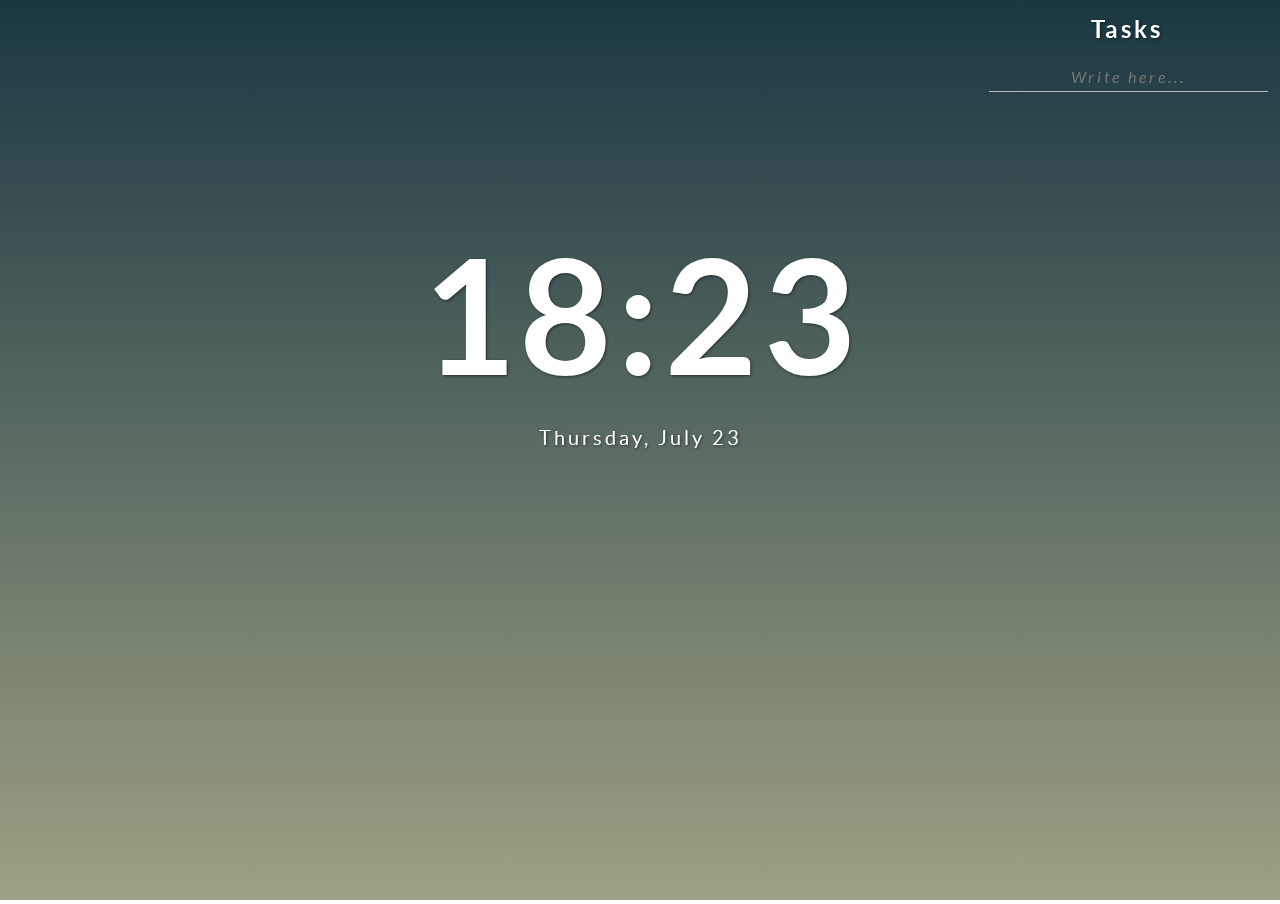
<file: app/index.html>
<!DOCTYPE html>
<html lang="en">
<head>
  <title>simple-chrome-new-tab by @durancristhian</title>
  <meta charset="UTF-8">
  <link rel="stylesheet" href="css/normalize.css">
  <link rel="stylesheet" href="css/grids-responsive-min.css">
  <link rel="stylesheet" href="css/icons.css">
  <link rel="stylesheet" href="css/lato.css">
  <link rel="stylesheet" href="css/animate.css">
  <link rel="stylesheet" href="css/styles.css">
</head>
<body>
  <div class="wrapper">
    <canvas id="canvasElement"></canvas>
      <div class="main-card">
        <p>
          <span id="clock" class="animated fadeInDown"></span>
        </p>
        <p>
          <span id="date" class="animated fadeInDown"></span>
        </p>
      </div>
    </div>
    <div class="todo-list">
      <p class="header">Tasks</p>
      <div class="input">
        <input id="input" type="text" placeholder="Write here...">
      </div>
      <div id="items-list" class="items"></div>
    </div>
  </div>
  <script type="text/javascript" src="js/jquery-2.1.1.min.js"></script>
  <script type="text/javascript" src="js/canvas.js"></script>
  <script type="text/javascript" src="js/app.js"></script>
</body>
</html>
</file>
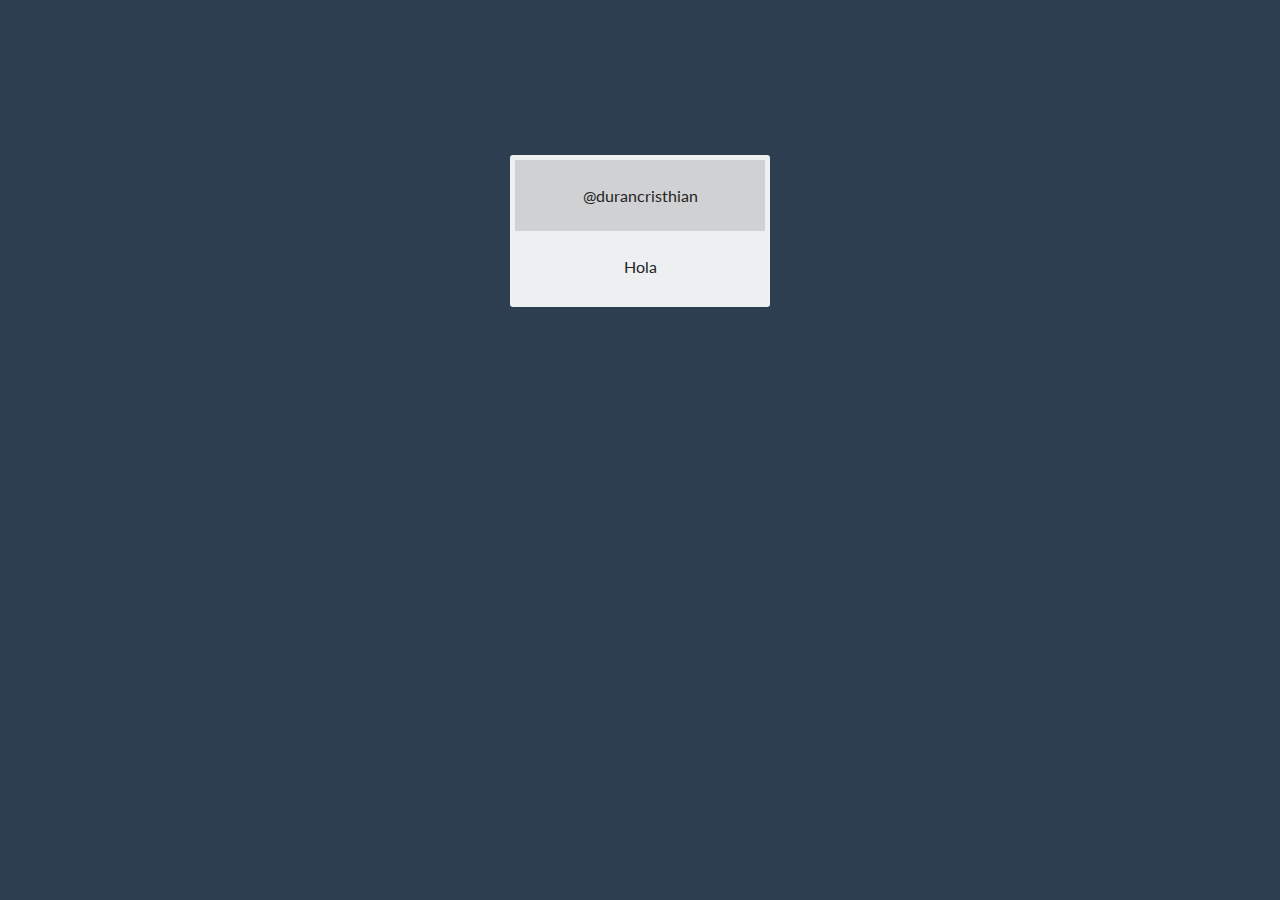
<file: newTab.html>
<!DOCTYPE html>
<html lang="en">
<head>
	<meta charset="UTF-8">
	<title>New Tab- Chrome Extension</title>
	<link rel="stylesheet" href="grids-responsive-min.css">
	<link href='http://fonts.googleapis.com/css?family=Lato:400,700,400italic,700italic' rel='stylesheet' type='text/css'>
	<style>
		body {
			background: #2c3e50;
			bottom: 0;
			color: #242424;
			left: 0;
			margin: 5px;
			position: fixed;
			right: 0;
			text-align: center;
			top: 0;
		}
		#main {
			margin-top: 150px;
			width: 250px;
		}
		.card {
			background: #ecf0f1;
			border-radius: 3px;
			display: inline-block;
			padding: 5px;
		}
		.card .card-content {
			padding: 10px;
		}
		.card .card-header {
			background: #D0D1D3;
			padding: 10px;
		}
		.pure-g [class *= "pure-u"] {
			font-family: 'Lato', sans-serif;
			overflow: hidden;
		}
	</style>
</head>
<body>
	<div class="pure-g">
		<div class="pure-u-1">
			<div id="main" class="card">
				<div class="card-header">
					<p class="header">@durancristhian</p>
				</div>
				<div class="card-content">
					<p>Hola</p>
				</div>
			</div>
		</div>
	</div>
</body>
</html>
</file>
<file: app/css/grids-responsive-min.css>
/*!
Pure v0.5.0
Copyright 2014 Yahoo! Inc. All rights reserved.
Licensed under the BSD License.
https://github.com/yui/pure/blob/master/LICENSE.md
*/
@media screen and (min-width:35.5em){.pure-u-sm-1,.pure-u-sm-1-1,.pure-u-sm-1-2,.pure-u-sm-1-3,.pure-u-sm-2-3,.pure-u-sm-1-4,.pure-u-sm-3-4,.pure-u-sm-1-5,.pure-u-sm-2-5,.pure-u-sm-3-5,.pure-u-sm-4-5,.pure-u-sm-5-5,.pure-u-sm-1-6,.pure-u-sm-5-6,.pure-u-sm-1-8,.pure-u-sm-3-8,.pure-u-sm-5-8,.pure-u-sm-7-8,.pure-u-sm-1-12,.pure-u-sm-5-12,.pure-u-sm-7-12,.pure-u-sm-11-12,.pure-u-sm-1-24,.pure-u-sm-2-24,.pure-u-sm-3-24,.pure-u-sm-4-24,.pure-u-sm-5-24,.pure-u-sm-6-24,.pure-u-sm-7-24,.pure-u-sm-8-24,.pure-u-sm-9-24,.pure-u-sm-10-24,.pure-u-sm-11-24,.pure-u-sm-12-24,.pure-u-sm-13-24,.pure-u-sm-14-24,.pure-u-sm-15-24,.pure-u-sm-16-24,.pure-u-sm-17-24,.pure-u-sm-18-24,.pure-u-sm-19-24,.pure-u-sm-20-24,.pure-u-sm-21-24,.pure-u-sm-22-24,.pure-u-sm-23-24,.pure-u-sm-24-24{display:inline-block;*display:inline;zoom:1;letter-spacing:normal;word-spacing:normal;vertical-align:top;text-rendering:auto}.pure-u-sm-1-24{width:4.1667%;*width:4.1357%}.pure-u-sm-1-12,.pure-u-sm-2-24{width:8.3333%;*width:8.3023%}.pure-u-sm-1-8,.pure-u-sm-3-24{width:12.5%;*width:12.469%}.pure-u-sm-1-6,.pure-u-sm-4-24{width:16.6667%;*width:16.6357%}.pure-u-sm-1-5{width:20%;*width:19.969%}.pure-u-sm-5-24{width:20.8333%;*width:20.8023%}.pure-u-sm-1-4,.pure-u-sm-6-24{width:25%;*width:24.969%}.pure-u-sm-7-24{width:29.1667%;*width:29.1357%}.pure-u-sm-1-3,.pure-u-sm-8-24{width:33.3333%;*width:33.3023%}.pure-u-sm-3-8,.pure-u-sm-9-24{width:37.5%;*width:37.469%}.pure-u-sm-2-5{width:40%;*width:39.969%}.pure-u-sm-5-12,.pure-u-sm-10-24{width:41.6667%;*width:41.6357%}.pure-u-sm-11-24{width:45.8333%;*width:45.8023%}.pure-u-sm-1-2,.pure-u-sm-12-24{width:50%;*width:49.969%}.pure-u-sm-13-24{width:54.1667%;*width:54.1357%}.pure-u-sm-7-12,.pure-u-sm-14-24{width:58.3333%;*width:58.3023%}.pure-u-sm-3-5{width:60%;*width:59.969%}.pure-u-sm-5-8,.pure-u-sm-15-24{width:62.5%;*width:62.469%}.pure-u-sm-2-3,.pure-u-sm-16-24{width:66.6667%;*width:66.6357%}.pure-u-sm-17-24{width:70.8333%;*width:70.8023%}.pure-u-sm-3-4,.pure-u-sm-18-24{width:75%;*width:74.969%}.pure-u-sm-19-24{width:79.1667%;*width:79.1357%}.pure-u-sm-4-5{width:80%;*width:79.969%}.pure-u-sm-5-6,.pure-u-sm-20-24{width:83.3333%;*width:83.3023%}.pure-u-sm-7-8,.pure-u-sm-21-24{width:87.5%;*width:87.469%}.pure-u-sm-11-12,.pure-u-sm-22-24{width:91.6667%;*width:91.6357%}.pure-u-sm-23-24{width:95.8333%;*width:95.8023%}.pure-u-sm-1,.pure-u-sm-1-1,.pure-u-sm-5-5,.pure-u-sm-24-24{width:100%}}@media screen and (min-width:48em){.pure-u-md-1,.pure-u-md-1-1,.pure-u-md-1-2,.pure-u-md-1-3,.pure-u-md-2-3,.pure-u-md-1-4,.pure-u-md-3-4,.pure-u-md-1-5,.pure-u-md-2-5,.pure-u-md-3-5,.pure-u-md-4-5,.pure-u-md-5-5,.pure-u-md-1-6,.pure-u-md-5-6,.pure-u-md-1-8,.pure-u-md-3-8,.pure-u-md-5-8,.pure-u-md-7-8,.pure-u-md-1-12,.pure-u-md-5-12,.pure-u-md-7-12,.pure-u-md-11-12,.pure-u-md-1-24,.pure-u-md-2-24,.pure-u-md-3-24,.pure-u-md-4-24,.pure-u-md-5-24,.pure-u-md-6-24,.pure-u-md-7-24,.pure-u-md-8-24,.pure-u-md-9-24,.pure-u-md-10-24,.pure-u-md-11-24,.pure-u-md-12-24,.pure-u-md-13-24,.pure-u-md-14-24,.pure-u-md-15-24,.pure-u-md-16-24,.pure-u-md-17-24,.pure-u-md-18-24,.pure-u-md-19-24,.pure-u-md-20-24,.pure-u-md-21-24,.pure-u-md-22-24,.pure-u-md-23-24,.pure-u-md-24-24{display:inline-block;*display:inline;zoom:1;letter-spacing:normal;word-spacing:normal;vertical-align:top;text-rendering:auto}.pure-u-md-1-24{width:4.1667%;*width:4.1357%}.pure-u-md-1-12,.pure-u-md-2-24{width:8.3333%;*width:8.3023%}.pure-u-md-1-8,.pure-u-md-3-24{width:12.5%;*width:12.469%}.pure-u-md-1-6,.pure-u-md-4-24{width:16.6667%;*width:16.6357%}.pure-u-md-1-5{width:20%;*width:19.969%}.pure-u-md-5-24{width:20.8333%;*width:20.8023%}.pure-u-md-1-4,.pure-u-md-6-24{width:25%;*width:24.969%}.pure-u-md-7-24{width:29.1667%;*width:29.1357%}.pure-u-md-1-3,.pure-u-md-8-24{width:33.3333%;*width:33.3023%}.pure-u-md-3-8,.pure-u-md-9-24{width:37.5%;*width:37.469%}.pure-u-md-2-5{width:40%;*width:39.969%}.pure-u-md-5-12,.pure-u-md-10-24{width:41.6667%;*width:41.6357%}.pure-u-md-11-24{width:45.8333%;*width:45.8023%}.pure-u-md-1-2,.pure-u-md-12-24{width:50%;*width:49.969%}.pure-u-md-13-24{width:54.1667%;*width:54.1357%}.pure-u-md-7-12,.pure-u-md-14-24{width:58.3333%;*width:58.3023%}.pure-u-md-3-5{width:60%;*width:59.969%}.pure-u-md-5-8,.pure-u-md-15-24{width:62.5%;*width:62.469%}.pure-u-md-2-3,.pure-u-md-16-24{width:66.6667%;*width:66.6357%}.pure-u-md-17-24{width:70.8333%;*width:70.8023%}.pure-u-md-3-4,.pure-u-md-18-24{width:75%;*width:74.969%}.pure-u-md-19-24{width:79.1667%;*width:79.1357%}.pure-u-md-4-5{width:80%;*width:79.969%}.pure-u-md-5-6,.pure-u-md-20-24{width:83.3333%;*width:83.3023%}.pure-u-md-7-8,.pure-u-md-21-24{width:87.5%;*width:87.469%}.pure-u-md-11-12,.pure-u-md-22-24{width:91.6667%;*width:91.6357%}.pure-u-md-23-24{width:95.8333%;*width:95.8023%}.pure-u-md-1,.pure-u-md-1-1,.pure-u-md-5-5,.pure-u-md-24-24{width:100%}}@media screen and (min-width:64em){.pure-u-lg-1,.pure-u-lg-1-1,.pure-u-lg-1-2,.pure-u-lg-1-3,.pure-u-lg-2-3,.pure-u-lg-1-4,.pure-u-lg-3-4,.pure-u-lg-1-5,.pure-u-lg-2-5,.pure-u-lg-3-5,.pure-u-lg-4-5,.pure-u-lg-5-5,.pure-u-lg-1-6,.pure-u-lg-5-6,.pure-u-lg-1-8,.pure-u-lg-3-8,.pure-u-lg-5-8,.pure-u-lg-7-8,.pure-u-lg-1-12,.pure-u-lg-5-12,.pure-u-lg-7-12,.pure-u-lg-11-12,.pure-u-lg-1-24,.pure-u-lg-2-24,.pure-u-lg-3-24,.pure-u-lg-4-24,.pure-u-lg-5-24,.pure-u-lg-6-24,.pure-u-lg-7-24,.pure-u-lg-8-24,.pure-u-lg-9-24,.pure-u-lg-10-24,.pure-u-lg-11-24,.pure-u-lg-12-24,.pure-u-lg-13-24,.pure-u-lg-14-24,.pure-u-lg-15-24,.pure-u-lg-16-24,.pure-u-lg-17-24,.pure-u-lg-18-24,.pure-u-lg-19-24,.pure-u-lg-20-24,.pure-u-lg-21-24,.pure-u-lg-22-24,.pure-u-lg-23-24,.pure-u-lg-24-24{display:inline-block;*display:inline;zoom:1;letter-spacing:normal;word-spacing:normal;vertical-align:top;text-rendering:auto}.pure-u-lg-1-24{width:4.1667%;*width:4.1357%}.pure-u-lg-1-12,.pure-u-lg-2-24{width:8.3333%;*width:8.3023%}.pure-u-lg-1-8,.pure-u-lg-3-24{width:12.5%;*width:12.469%}.pure-u-lg-1-6,.pure-u-lg-4-24{width:16.6667%;*width:16.6357%}.pure-u-lg-1-5{width:20%;*width:19.969%}.pure-u-lg-5-24{width:20.8333%;*width:20.8023%}.pure-u-lg-1-4,.pure-u-lg-6-24{width:25%;*width:24.969%}.pure-u-lg-7-24{width:29.1667%;*width:29.1357%}.pure-u-lg-1-3,.pure-u-lg-8-24{width:33.3333%;*width:33.3023%}.pure-u-lg-3-8,.pure-u-lg-9-24{width:37.5%;*width:37.469%}.pure-u-lg-2-5{width:40%;*width:39.969%}.pure-u-lg-5-12,.pure-u-lg-10-24{width:41.6667%;*width:41.6357%}.pure-u-lg-11-24{width:45.8333%;*width:45.8023%}.pure-u-lg-1-2,.pure-u-lg-12-24{width:50%;*width:49.969%}.pure-u-lg-13-24{width:54.1667%;*width:54.1357%}.pure-u-lg-7-12,.pure-u-lg-14-24{width:58.3333%;*width:58.3023%}.pure-u-lg-3-5{width:60%;*width:59.969%}.pure-u-lg-5-8,.pure-u-lg-15-24{width:62.5%;*width:62.469%}.pure-u-lg-2-3,.pure-u-lg-16-24{width:66.6667%;*width:66.6357%}.pure-u-lg-17-24{width:70.8333%;*width:70.8023%}.pure-u-lg-3-4,.pure-u-lg-18-24{width:75%;*width:74.969%}.pure-u-lg-19-24{width:79.1667%;*width:79.1357%}.pure-u-lg-4-5{width:80%;*width:79.969%}.pure-u-lg-5-6,.pure-u-lg-20-24{width:83.3333%;*width:83.3023%}.pure-u-lg-7-8,.pure-u-lg-21-24{width:87.5%;*width:87.469%}.pure-u-lg-11-12,.pure-u-lg-22-24{width:91.6667%;*width:91.6357%}.pure-u-lg-23-24{width:95.8333%;*width:95.8023%}.pure-u-lg-1,.pure-u-lg-1-1,.pure-u-lg-5-5,.pure-u-lg-24-24{width:100%}}@media screen and (min-width:80em){.pure-u-xl-1,.pure-u-xl-1-1,.pure-u-xl-1-2,.pure-u-xl-1-3,.pure-u-xl-2-3,.pure-u-xl-1-4,.pure-u-xl-3-4,.pure-u-xl-1-5,.pure-u-xl-2-5,.pure-u-xl-3-5,.pure-u-xl-4-5,.pure-u-xl-5-5,.pure-u-xl-1-6,.pure-u-xl-5-6,.pure-u-xl-1-8,.pure-u-xl-3-8,.pure-u-xl-5-8,.pure-u-xl-7-8,.pure-u-xl-1-12,.pure-u-xl-5-12,.pure-u-xl-7-12,.pure-u-xl-11-12,.pure-u-xl-1-24,.pure-u-xl-2-24,.pure-u-xl-3-24,.pure-u-xl-4-24,.pure-u-xl-5-24,.pure-u-xl-6-24,.pure-u-xl-7-24,.pure-u-xl-8-24,.pure-u-xl-9-24,.pure-u-xl-10-24,.pure-u-xl-11-24,.pure-u-xl-12-24,.pure-u-xl-13-24,.pure-u-xl-14-24,.pure-u-xl-15-24,.pure-u-xl-16-24,.pure-u-xl-17-24,.pure-u-xl-18-24,.pure-u-xl-19-24,.pure-u-xl-20-24,.pure-u-xl-21-24,.pure-u-xl-22-24,.pure-u-xl-23-24,.pure-u-xl-24-24{display:inline-block;*display:inline;zoom:1;letter-spacing:normal;word-spacing:normal;vertical-align:top;text-rendering:auto}.pure-u-xl-1-24{width:4.1667%;*width:4.1357%}.pure-u-xl-1-12,.pure-u-xl-2-24{width:8.3333%;*width:8.3023%}.pure-u-xl-1-8,.pure-u-xl-3-24{width:12.5%;*width:12.469%}.pure-u-xl-1-6,.pure-u-xl-4-24{width:16.6667%;*width:16.6357%}.pure-u-xl-1-5{width:20%;*width:19.969%}.pure-u-xl-5-24{width:20.8333%;*width:20.8023%}.pure-u-xl-1-4,.pure-u-xl-6-24{width:25%;*width:24.969%}.pure-u-xl-7-24{width:29.1667%;*width:29.1357%}.pure-u-xl-1-3,.pure-u-xl-8-24{width:33.3333%;*width:33.3023%}.pure-u-xl-3-8,.pure-u-xl-9-24{width:37.5%;*width:37.469%}.pure-u-xl-2-5{width:40%;*width:39.969%}.pure-u-xl-5-12,.pure-u-xl-10-24{width:41.6667%;*width:41.6357%}.pure-u-xl-11-24{width:45.8333%;*width:45.8023%}.pure-u-xl-1-2,.pure-u-xl-12-24{width:50%;*width:49.969%}.pure-u-xl-13-24{width:54.1667%;*width:54.1357%}.pure-u-xl-7-12,.pure-u-xl-14-24{width:58.3333%;*width:58.3023%}.pure-u-xl-3-5{width:60%;*width:59.969%}.pure-u-xl-5-8,.pure-u-xl-15-24{width:62.5%;*width:62.469%}.pure-u-xl-2-3,.pure-u-xl-16-24{width:66.6667%;*width:66.6357%}.pure-u-xl-17-24{width:70.8333%;*width:70.8023%}.pure-u-xl-3-4,.pure-u-xl-18-24{width:75%;*width:74.969%}.pure-u-xl-19-24{width:79.1667%;*width:79.1357%}.pure-u-xl-4-5{width:80%;*width:79.969%}.pure-u-xl-5-6,.pure-u-xl-20-24{width:83.3333%;*width:83.3023%}.pure-u-xl-7-8,.pure-u-xl-21-24{width:87.5%;*width:87.469%}.pure-u-xl-11-12,.pure-u-xl-22-24{width:91.6667%;*width:91.6357%}.pure-u-xl-23-24{width:95.8333%;*width:95.8023%}.pure-u-xl-1,.pure-u-xl-1-1,.pure-u-xl-5-5,.pure-u-xl-24-24{width:100%}}
</file>
<file: app/css/icons.css>
@font-face {
	font-family: 'icons';
	src:url('../fonts/icons/icons.eot?-vcp60');
	src:url('../fonts/icons/icons.eot?#iefix-vcp60') format('embedded-opentype'),
		url('../fonts/icons/icons.woff?-vcp60') format('woff'),
		url('../fonts/icons/icons.ttf?-vcp60') format('truetype'),
		url('../fonts/icons/icons.svg?-vcp60#icons') format('svg');
	font-weight: normal;
	font-style: normal;
}

[class^="icon-"], [class*=" icon-"] {
	font-family: 'icons';
	speak: none;
	font-style: normal;
	font-weight: normal;
	font-variant: normal;
	text-transform: none;
	line-height: 1;

	/* Better Font Rendering =========== */
	-webkit-font-smoothing: antialiased;
	-moz-osx-font-smoothing: grayscale;
}

.icon-close:before {
	content: "\e6fd";
}
.icon-checkbox-checked:before {
	content: "\e738";
}
.icon-checkbox-unchecked:before {
	content: "\e739";
}
</file>
<file: app/css/lato.css>
@font-face {
    font-family: 'lato';
    src: url('../fonts/lato/lato-reg-webfont.eot');
    src: url('../fonts/lato/lato-reg-webfont.eot?#iefix') format('embedded-opentype'),
         url('../fonts/lato/lato-reg-webfont.woff') format('woff'),
         url('../fonts/lato/lato-reg-webfont.ttf') format('truetype'),
         url('../fonts/lato/lato-reg-webfont.svg#latoregular') format('svg');
    font-weight: normal;
    font-style: normal;
}

@font-face {
    font-family: 'lato_italic';
    src: url('../fonts/lato/lato-regita-webfont.eot');
    src: url('../fonts/lato/lato-regita-webfont.eot?#iefix') format('embedded-opentype'),
         url('../fonts/lato/lato-regita-webfont.woff') format('woff'),
         url('../fonts/lato/lato-regita-webfont.ttf') format('truetype'),
         url('../fonts/lato/lato-regita-webfont.svg#latoitalic') format('svg');
    font-weight: normal;
    font-style: normal;
}

@font-face {
    font-family: 'lato_bold';
    src: url('../fonts/lato/lato-bol-webfont.eot');
    src: url('../fonts/lato/lato-bol-webfont.eot?#iefix') format('embedded-opentype'),
         url('../fonts/lato/lato-bol-webfont.woff') format('woff'),
         url('../fonts/lato/lato-bol-webfont.ttf') format('truetype'),
         url('../fonts/lato/lato-bol-webfont.svg#latobold') format('svg');
    font-weight: normal;
    font-style: normal;
}

@font-face {
    font-family: 'lato_bold_italic';
    src: url('../fonts/lato/lato-bolita-webfont.eot');
    src: url('../fonts/lato/lato-bolita-webfont.eot?#iefix') format('embedded-opentype'),
         url('../fonts/lato/lato-bolita-webfont.woff') format('woff'),
         url('../fonts/lato/lato-bolita-webfont.ttf') format('truetype'),
         url('../fonts/lato/lato-bolita-webfont.svg#latobold_italic') format('svg');
    font-weight: normal;
    font-style: normal;
}
</file>
<file: app/css/styles.css>
body, html {
  color: #fff;
  font-family: 'lato', sans-serif;
  font-size: 20px;
  height: 100%;
  letter-spacing: 3px;
  margin: 0;
  min-height: 550px;
  min-width: 1024px;
  overflow: hidden;
  text-align: center;
  text-shadow: 1px 1px 3px rgba(0, 0, 0, .5);
  width: 100%;
}

p {
  margin-top: 0;
}

#clock {
  font-size: 8em;
  font-family: 'lato_bold', sans-serif;
  letter-spacing: 5px;
}

.header {
  font-size: 1.5em;
  font-family: 'lato_bold', sans-serif;
}

.italic {
  font-family: 'lato_italic', sans-serif;
}

.main-card {
  left: 0;
  position: absolute;
  right: 0;
  top: 25%;
}

.pure-g [class *= "pure-u"] {
  font-family: 'lato', sans-serif;
  letter-spacing: 3px;
}

.right {
  text-align: right;
}

.todo-list {
  bottom: 1em;
  display: none;
  font-size: 16px;
  position: absolute;
  right: 1em;
  top: 1em;
  width: 275px;
}

.todo-list .input input {
  background: none;
  border: none;
  border-bottom: 1px solid #bbb;
  font-family: 'lato_italic', sans-serif;
  letter-spacing: 3px;
  margin-bottom: 1em;
  outline: none;
  padding-bottom: .25em;
  text-align: center;
  width: 100%;
}

.todo-list .items {
  font-size: 0;
  text-align: left;
}

.todo-list .items .item.clicked .task {
  text-decoration: line-through;
}

.todo-list .items .cell {
  font-size: 16px;
  font-family: 'lato_italic', sans-serif;
  padding: .5em 0;
}

.todo-list .items .cell:hover {
  cursor: pointer;
}

.todo-list .items .cell:hover {
  cursor: pointer;
  display: inline-block;
}

.todo-list .items .cell p {
  letter-spacing: 3px;
  margin: 0;
  word-break: break-all;
}

.todo-list .items .cell .icon {
  display: inline-block;
  margin-top: 3px;
}

.todo-list .items .cell .icon.hidden {
  display: none;
}

.wrapper {
  background: -webkit-gradient(linear, left top, left bottom, color-stop(0%,#1a3742), color-stop(100%,#9ea183));
  background: -webkit-linear-gradient(top, #1a3742 0%,#9ea183 100%);
  background: linear-gradient(to bottom, #1a3742 0%,#9ea183 100%);
  height: 100%;
  width: 100%;
}
</file>
<file: grids-responsive-min.css>
/*!
Pure v0.5.0
Copyright 2014 Yahoo! Inc. All rights reserved.
Licensed under the BSD License.
https://github.com/yui/pure/blob/master/LICENSE.md
*/
@media screen and (min-width:35.5em){.pure-u-sm-1,.pure-u-sm-1-1,.pure-u-sm-1-2,.pure-u-sm-1-3,.pure-u-sm-2-3,.pure-u-sm-1-4,.pure-u-sm-3-4,.pure-u-sm-1-5,.pure-u-sm-2-5,.pure-u-sm-3-5,.pure-u-sm-4-5,.pure-u-sm-5-5,.pure-u-sm-1-6,.pure-u-sm-5-6,.pure-u-sm-1-8,.pure-u-sm-3-8,.pure-u-sm-5-8,.pure-u-sm-7-8,.pure-u-sm-1-12,.pure-u-sm-5-12,.pure-u-sm-7-12,.pure-u-sm-11-12,.pure-u-sm-1-24,.pure-u-sm-2-24,.pure-u-sm-3-24,.pure-u-sm-4-24,.pure-u-sm-5-24,.pure-u-sm-6-24,.pure-u-sm-7-24,.pure-u-sm-8-24,.pure-u-sm-9-24,.pure-u-sm-10-24,.pure-u-sm-11-24,.pure-u-sm-12-24,.pure-u-sm-13-24,.pure-u-sm-14-24,.pure-u-sm-15-24,.pure-u-sm-16-24,.pure-u-sm-17-24,.pure-u-sm-18-24,.pure-u-sm-19-24,.pure-u-sm-20-24,.pure-u-sm-21-24,.pure-u-sm-22-24,.pure-u-sm-23-24,.pure-u-sm-24-24{display:inline-block;*display:inline;zoom:1;letter-spacing:normal;word-spacing:normal;vertical-align:top;text-rendering:auto}.pure-u-sm-1-24{width:4.1667%;*width:4.1357%}.pure-u-sm-1-12,.pure-u-sm-2-24{width:8.3333%;*width:8.3023%}.pure-u-sm-1-8,.pure-u-sm-3-24{width:12.5%;*width:12.469%}.pure-u-sm-1-6,.pure-u-sm-4-24{width:16.6667%;*width:16.6357%}.pure-u-sm-1-5{width:20%;*width:19.969%}.pure-u-sm-5-24{width:20.8333%;*width:20.8023%}.pure-u-sm-1-4,.pure-u-sm-6-24{width:25%;*width:24.969%}.pure-u-sm-7-24{width:29.1667%;*width:29.1357%}.pure-u-sm-1-3,.pure-u-sm-8-24{width:33.3333%;*width:33.3023%}.pure-u-sm-3-8,.pure-u-sm-9-24{width:37.5%;*width:37.469%}.pure-u-sm-2-5{width:40%;*width:39.969%}.pure-u-sm-5-12,.pure-u-sm-10-24{width:41.6667%;*width:41.6357%}.pure-u-sm-11-24{width:45.8333%;*width:45.8023%}.pure-u-sm-1-2,.pure-u-sm-12-24{width:50%;*width:49.969%}.pure-u-sm-13-24{width:54.1667%;*width:54.1357%}.pure-u-sm-7-12,.pure-u-sm-14-24{width:58.3333%;*width:58.3023%}.pure-u-sm-3-5{width:60%;*width:59.969%}.pure-u-sm-5-8,.pure-u-sm-15-24{width:62.5%;*width:62.469%}.pure-u-sm-2-3,.pure-u-sm-16-24{width:66.6667%;*width:66.6357%}.pure-u-sm-17-24{width:70.8333%;*width:70.8023%}.pure-u-sm-3-4,.pure-u-sm-18-24{width:75%;*width:74.969%}.pure-u-sm-19-24{width:79.1667%;*width:79.1357%}.pure-u-sm-4-5{width:80%;*width:79.969%}.pure-u-sm-5-6,.pure-u-sm-20-24{width:83.3333%;*width:83.3023%}.pure-u-sm-7-8,.pure-u-sm-21-24{width:87.5%;*width:87.469%}.pure-u-sm-11-12,.pure-u-sm-22-24{width:91.6667%;*width:91.6357%}.pure-u-sm-23-24{width:95.8333%;*width:95.8023%}.pure-u-sm-1,.pure-u-sm-1-1,.pure-u-sm-5-5,.pure-u-sm-24-24{width:100%}}@media screen and (min-width:48em){.pure-u-md-1,.pure-u-md-1-1,.pure-u-md-1-2,.pure-u-md-1-3,.pure-u-md-2-3,.pure-u-md-1-4,.pure-u-md-3-4,.pure-u-md-1-5,.pure-u-md-2-5,.pure-u-md-3-5,.pure-u-md-4-5,.pure-u-md-5-5,.pure-u-md-1-6,.pure-u-md-5-6,.pure-u-md-1-8,.pure-u-md-3-8,.pure-u-md-5-8,.pure-u-md-7-8,.pure-u-md-1-12,.pure-u-md-5-12,.pure-u-md-7-12,.pure-u-md-11-12,.pure-u-md-1-24,.pure-u-md-2-24,.pure-u-md-3-24,.pure-u-md-4-24,.pure-u-md-5-24,.pure-u-md-6-24,.pure-u-md-7-24,.pure-u-md-8-24,.pure-u-md-9-24,.pure-u-md-10-24,.pure-u-md-11-24,.pure-u-md-12-24,.pure-u-md-13-24,.pure-u-md-14-24,.pure-u-md-15-24,.pure-u-md-16-24,.pure-u-md-17-24,.pure-u-md-18-24,.pure-u-md-19-24,.pure-u-md-20-24,.pure-u-md-21-24,.pure-u-md-22-24,.pure-u-md-23-24,.pure-u-md-24-24{display:inline-block;*display:inline;zoom:1;letter-spacing:normal;word-spacing:normal;vertical-align:top;text-rendering:auto}.pure-u-md-1-24{width:4.1667%;*width:4.1357%}.pure-u-md-1-12,.pure-u-md-2-24{width:8.3333%;*width:8.3023%}.pure-u-md-1-8,.pure-u-md-3-24{width:12.5%;*width:12.469%}.pure-u-md-1-6,.pure-u-md-4-24{width:16.6667%;*width:16.6357%}.pure-u-md-1-5{width:20%;*width:19.969%}.pure-u-md-5-24{width:20.8333%;*width:20.8023%}.pure-u-md-1-4,.pure-u-md-6-24{width:25%;*width:24.969%}.pure-u-md-7-24{width:29.1667%;*width:29.1357%}.pure-u-md-1-3,.pure-u-md-8-24{width:33.3333%;*width:33.3023%}.pure-u-md-3-8,.pure-u-md-9-24{width:37.5%;*width:37.469%}.pure-u-md-2-5{width:40%;*width:39.969%}.pure-u-md-5-12,.pure-u-md-10-24{width:41.6667%;*width:41.6357%}.pure-u-md-11-24{width:45.8333%;*width:45.8023%}.pure-u-md-1-2,.pure-u-md-12-24{width:50%;*width:49.969%}.pure-u-md-13-24{width:54.1667%;*width:54.1357%}.pure-u-md-7-12,.pure-u-md-14-24{width:58.3333%;*width:58.3023%}.pure-u-md-3-5{width:60%;*width:59.969%}.pure-u-md-5-8,.pure-u-md-15-24{width:62.5%;*width:62.469%}.pure-u-md-2-3,.pure-u-md-16-24{width:66.6667%;*width:66.6357%}.pure-u-md-17-24{width:70.8333%;*width:70.8023%}.pure-u-md-3-4,.pure-u-md-18-24{width:75%;*width:74.969%}.pure-u-md-19-24{width:79.1667%;*width:79.1357%}.pure-u-md-4-5{width:80%;*width:79.969%}.pure-u-md-5-6,.pure-u-md-20-24{width:83.3333%;*width:83.3023%}.pure-u-md-7-8,.pure-u-md-21-24{width:87.5%;*width:87.469%}.pure-u-md-11-12,.pure-u-md-22-24{width:91.6667%;*width:91.6357%}.pure-u-md-23-24{width:95.8333%;*width:95.8023%}.pure-u-md-1,.pure-u-md-1-1,.pure-u-md-5-5,.pure-u-md-24-24{width:100%}}@media screen and (min-width:64em){.pure-u-lg-1,.pure-u-lg-1-1,.pure-u-lg-1-2,.pure-u-lg-1-3,.pure-u-lg-2-3,.pure-u-lg-1-4,.pure-u-lg-3-4,.pure-u-lg-1-5,.pure-u-lg-2-5,.pure-u-lg-3-5,.pure-u-lg-4-5,.pure-u-lg-5-5,.pure-u-lg-1-6,.pure-u-lg-5-6,.pure-u-lg-1-8,.pure-u-lg-3-8,.pure-u-lg-5-8,.pure-u-lg-7-8,.pure-u-lg-1-12,.pure-u-lg-5-12,.pure-u-lg-7-12,.pure-u-lg-11-12,.pure-u-lg-1-24,.pure-u-lg-2-24,.pure-u-lg-3-24,.pure-u-lg-4-24,.pure-u-lg-5-24,.pure-u-lg-6-24,.pure-u-lg-7-24,.pure-u-lg-8-24,.pure-u-lg-9-24,.pure-u-lg-10-24,.pure-u-lg-11-24,.pure-u-lg-12-24,.pure-u-lg-13-24,.pure-u-lg-14-24,.pure-u-lg-15-24,.pure-u-lg-16-24,.pure-u-lg-17-24,.pure-u-lg-18-24,.pure-u-lg-19-24,.pure-u-lg-20-24,.pure-u-lg-21-24,.pure-u-lg-22-24,.pure-u-lg-23-24,.pure-u-lg-24-24{display:inline-block;*display:inline;zoom:1;letter-spacing:normal;word-spacing:normal;vertical-align:top;text-rendering:auto}.pure-u-lg-1-24{width:4.1667%;*width:4.1357%}.pure-u-lg-1-12,.pure-u-lg-2-24{width:8.3333%;*width:8.3023%}.pure-u-lg-1-8,.pure-u-lg-3-24{width:12.5%;*width:12.469%}.pure-u-lg-1-6,.pure-u-lg-4-24{width:16.6667%;*width:16.6357%}.pure-u-lg-1-5{width:20%;*width:19.969%}.pure-u-lg-5-24{width:20.8333%;*width:20.8023%}.pure-u-lg-1-4,.pure-u-lg-6-24{width:25%;*width:24.969%}.pure-u-lg-7-24{width:29.1667%;*width:29.1357%}.pure-u-lg-1-3,.pure-u-lg-8-24{width:33.3333%;*width:33.3023%}.pure-u-lg-3-8,.pure-u-lg-9-24{width:37.5%;*width:37.469%}.pure-u-lg-2-5{width:40%;*width:39.969%}.pure-u-lg-5-12,.pure-u-lg-10-24{width:41.6667%;*width:41.6357%}.pure-u-lg-11-24{width:45.8333%;*width:45.8023%}.pure-u-lg-1-2,.pure-u-lg-12-24{width:50%;*width:49.969%}.pure-u-lg-13-24{width:54.1667%;*width:54.1357%}.pure-u-lg-7-12,.pure-u-lg-14-24{width:58.3333%;*width:58.3023%}.pure-u-lg-3-5{width:60%;*width:59.969%}.pure-u-lg-5-8,.pure-u-lg-15-24{width:62.5%;*width:62.469%}.pure-u-lg-2-3,.pure-u-lg-16-24{width:66.6667%;*width:66.6357%}.pure-u-lg-17-24{width:70.8333%;*width:70.8023%}.pure-u-lg-3-4,.pure-u-lg-18-24{width:75%;*width:74.969%}.pure-u-lg-19-24{width:79.1667%;*width:79.1357%}.pure-u-lg-4-5{width:80%;*width:79.969%}.pure-u-lg-5-6,.pure-u-lg-20-24{width:83.3333%;*width:83.3023%}.pure-u-lg-7-8,.pure-u-lg-21-24{width:87.5%;*width:87.469%}.pure-u-lg-11-12,.pure-u-lg-22-24{width:91.6667%;*width:91.6357%}.pure-u-lg-23-24{width:95.8333%;*width:95.8023%}.pure-u-lg-1,.pure-u-lg-1-1,.pure-u-lg-5-5,.pure-u-lg-24-24{width:100%}}@media screen and (min-width:80em){.pure-u-xl-1,.pure-u-xl-1-1,.pure-u-xl-1-2,.pure-u-xl-1-3,.pure-u-xl-2-3,.pure-u-xl-1-4,.pure-u-xl-3-4,.pure-u-xl-1-5,.pure-u-xl-2-5,.pure-u-xl-3-5,.pure-u-xl-4-5,.pure-u-xl-5-5,.pure-u-xl-1-6,.pure-u-xl-5-6,.pure-u-xl-1-8,.pure-u-xl-3-8,.pure-u-xl-5-8,.pure-u-xl-7-8,.pure-u-xl-1-12,.pure-u-xl-5-12,.pure-u-xl-7-12,.pure-u-xl-11-12,.pure-u-xl-1-24,.pure-u-xl-2-24,.pure-u-xl-3-24,.pure-u-xl-4-24,.pure-u-xl-5-24,.pure-u-xl-6-24,.pure-u-xl-7-24,.pure-u-xl-8-24,.pure-u-xl-9-24,.pure-u-xl-10-24,.pure-u-xl-11-24,.pure-u-xl-12-24,.pure-u-xl-13-24,.pure-u-xl-14-24,.pure-u-xl-15-24,.pure-u-xl-16-24,.pure-u-xl-17-24,.pure-u-xl-18-24,.pure-u-xl-19-24,.pure-u-xl-20-24,.pure-u-xl-21-24,.pure-u-xl-22-24,.pure-u-xl-23-24,.pure-u-xl-24-24{display:inline-block;*display:inline;zoom:1;letter-spacing:normal;word-spacing:normal;vertical-align:top;text-rendering:auto}.pure-u-xl-1-24{width:4.1667%;*width:4.1357%}.pure-u-xl-1-12,.pure-u-xl-2-24{width:8.3333%;*width:8.3023%}.pure-u-xl-1-8,.pure-u-xl-3-24{width:12.5%;*width:12.469%}.pure-u-xl-1-6,.pure-u-xl-4-24{width:16.6667%;*width:16.6357%}.pure-u-xl-1-5{width:20%;*width:19.969%}.pure-u-xl-5-24{width:20.8333%;*width:20.8023%}.pure-u-xl-1-4,.pure-u-xl-6-24{width:25%;*width:24.969%}.pure-u-xl-7-24{width:29.1667%;*width:29.1357%}.pure-u-xl-1-3,.pure-u-xl-8-24{width:33.3333%;*width:33.3023%}.pure-u-xl-3-8,.pure-u-xl-9-24{width:37.5%;*width:37.469%}.pure-u-xl-2-5{width:40%;*width:39.969%}.pure-u-xl-5-12,.pure-u-xl-10-24{width:41.6667%;*width:41.6357%}.pure-u-xl-11-24{width:45.8333%;*width:45.8023%}.pure-u-xl-1-2,.pure-u-xl-12-24{width:50%;*width:49.969%}.pure-u-xl-13-24{width:54.1667%;*width:54.1357%}.pure-u-xl-7-12,.pure-u-xl-14-24{width:58.3333%;*width:58.3023%}.pure-u-xl-3-5{width:60%;*width:59.969%}.pure-u-xl-5-8,.pure-u-xl-15-24{width:62.5%;*width:62.469%}.pure-u-xl-2-3,.pure-u-xl-16-24{width:66.6667%;*width:66.6357%}.pure-u-xl-17-24{width:70.8333%;*width:70.8023%}.pure-u-xl-3-4,.pure-u-xl-18-24{width:75%;*width:74.969%}.pure-u-xl-19-24{width:79.1667%;*width:79.1357%}.pure-u-xl-4-5{width:80%;*width:79.969%}.pure-u-xl-5-6,.pure-u-xl-20-24{width:83.3333%;*width:83.3023%}.pure-u-xl-7-8,.pure-u-xl-21-24{width:87.5%;*width:87.469%}.pure-u-xl-11-12,.pure-u-xl-22-24{width:91.6667%;*width:91.6357%}.pure-u-xl-23-24{width:95.8333%;*width:95.8023%}.pure-u-xl-1,.pure-u-xl-1-1,.pure-u-xl-5-5,.pure-u-xl-24-24{width:100%}}
</file>
